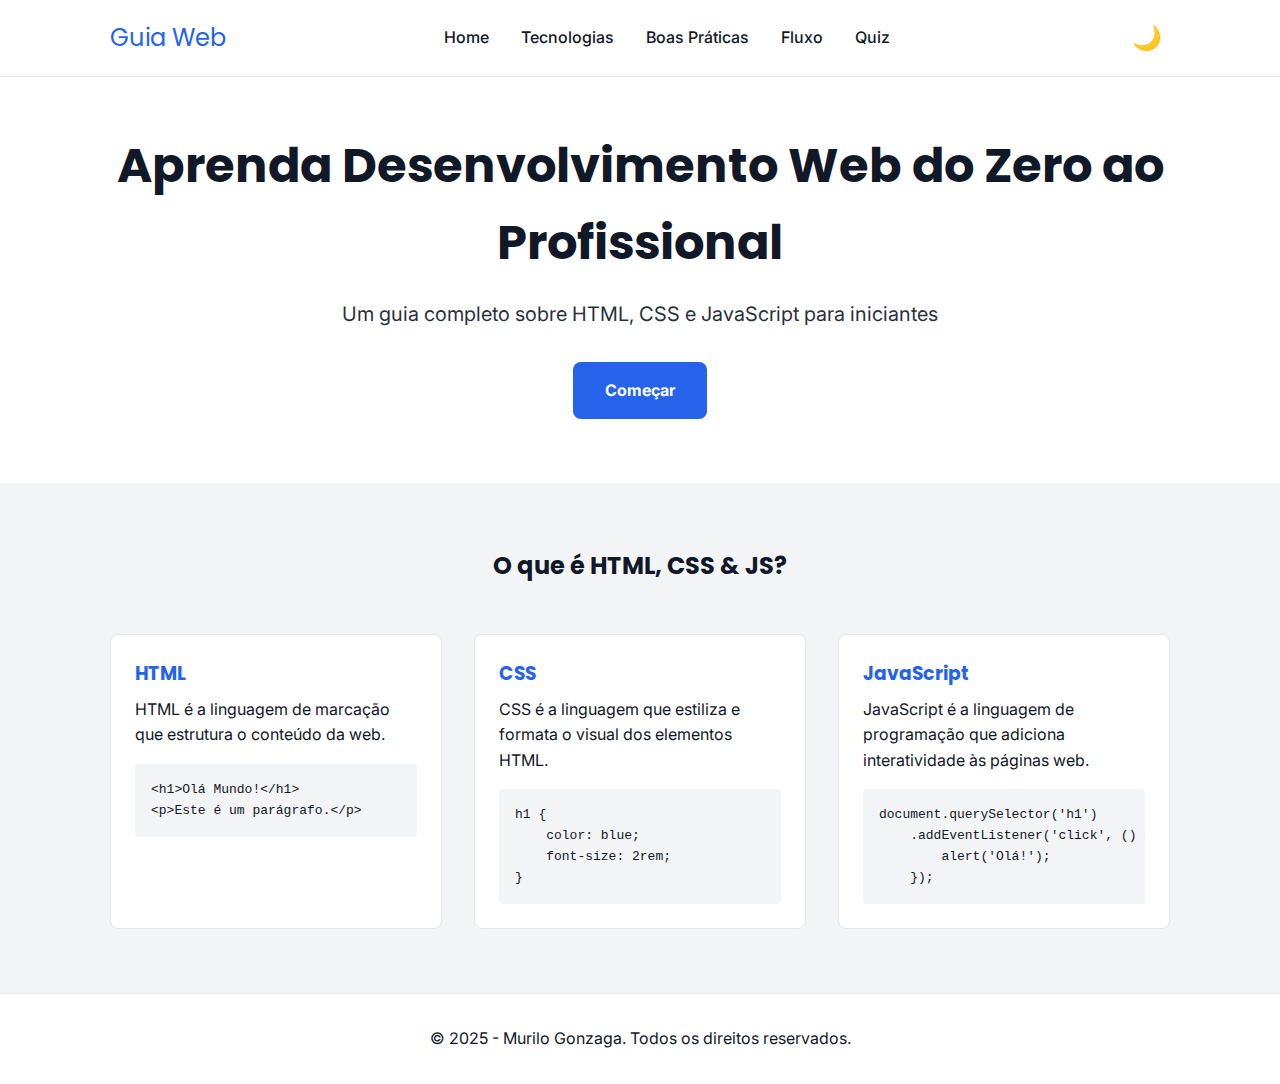
<file: index.html>
<!DOCTYPE html>
<html lang="pt-BR">
<head>
    <meta charset="UTF-8">
    <meta name="viewport" content="width=device-width, initial-scale=1.0">
    <title>Home | Guia Profissional Web</title>
    <link rel="stylesheet" href="css/styles.css">
</head>
<body>
    <header class="main-header">
        <div class="container">
            <a href="index.html" class="logo">Guia Web</a>
            <nav class="main-nav">
                <button class="hamburger-menu">Menu</button>
                <ul class="nav-links">
                    <li><a href="index.html">Home</a></li>
                    <li><a href="tecnologias.html">Tecnologias</a></li>
                    <li><a href="boas-praticas.html">Boas Práticas</a></li>
                    <li><a href="fluxo.html">Fluxo</a></li>
                    <li><a href="quiz.html">Quiz</a></li>
                </ul>
            </nav>
        </div>
    </header>

    <main>
        <section class="hero">
            <div class="container">
                <h2>Aprenda Desenvolvimento Web do Zero ao Profissional</h2>
                <p>Um guia completo sobre HTML, CSS e JavaScript para iniciantes</p>
                <a href="#tecnologias" class="btn btn-primary">Começar</a>
            </div>
        </section>

        <section id="tecnologias" class="tech-intro">
            <div class="container">
                <h2>O que é HTML, CSS & JS?</h2>
                <div class="tech-grid">
                    <article class="tech-card">
                        <h3>HTML</h3>
                        <p>HTML é a linguagem de marcação que estrutura o conteúdo da web.</p>
                        <pre><code>&lt;h1&gt;Olá Mundo!&lt;/h1&gt;
&lt;p&gt;Este é um parágrafo.&lt;/p&gt;</code></pre>
                    </article>

                    <article class="tech-card">
                        <h3>CSS</h3>
                        <p>CSS é a linguagem que estiliza e formata o visual dos elementos HTML.</p>
                        <pre><code>h1 {
    color: blue;
    font-size: 2rem;
}</code></pre>
                    </article>

                    <article class="tech-card">
                        <h3>JavaScript</h3>
                        <p>JavaScript é a linguagem de programação que adiciona interatividade às páginas web.</p>
                        <pre><code>document.querySelector('h1')
    .addEventListener('click', () => {
        alert('Olá!');
    });</code></pre>
                    </article>
                </div>
            </div>
        </section>
    </main>

    <footer class="main-footer">
        <div class="container">
            <p>© 2025 - Murilo Gonzaga. Todos os direitos reservados.</p>
        </div>
    </footer>

    <script src="js/app.js"></script>
</body>
</html>
</file>
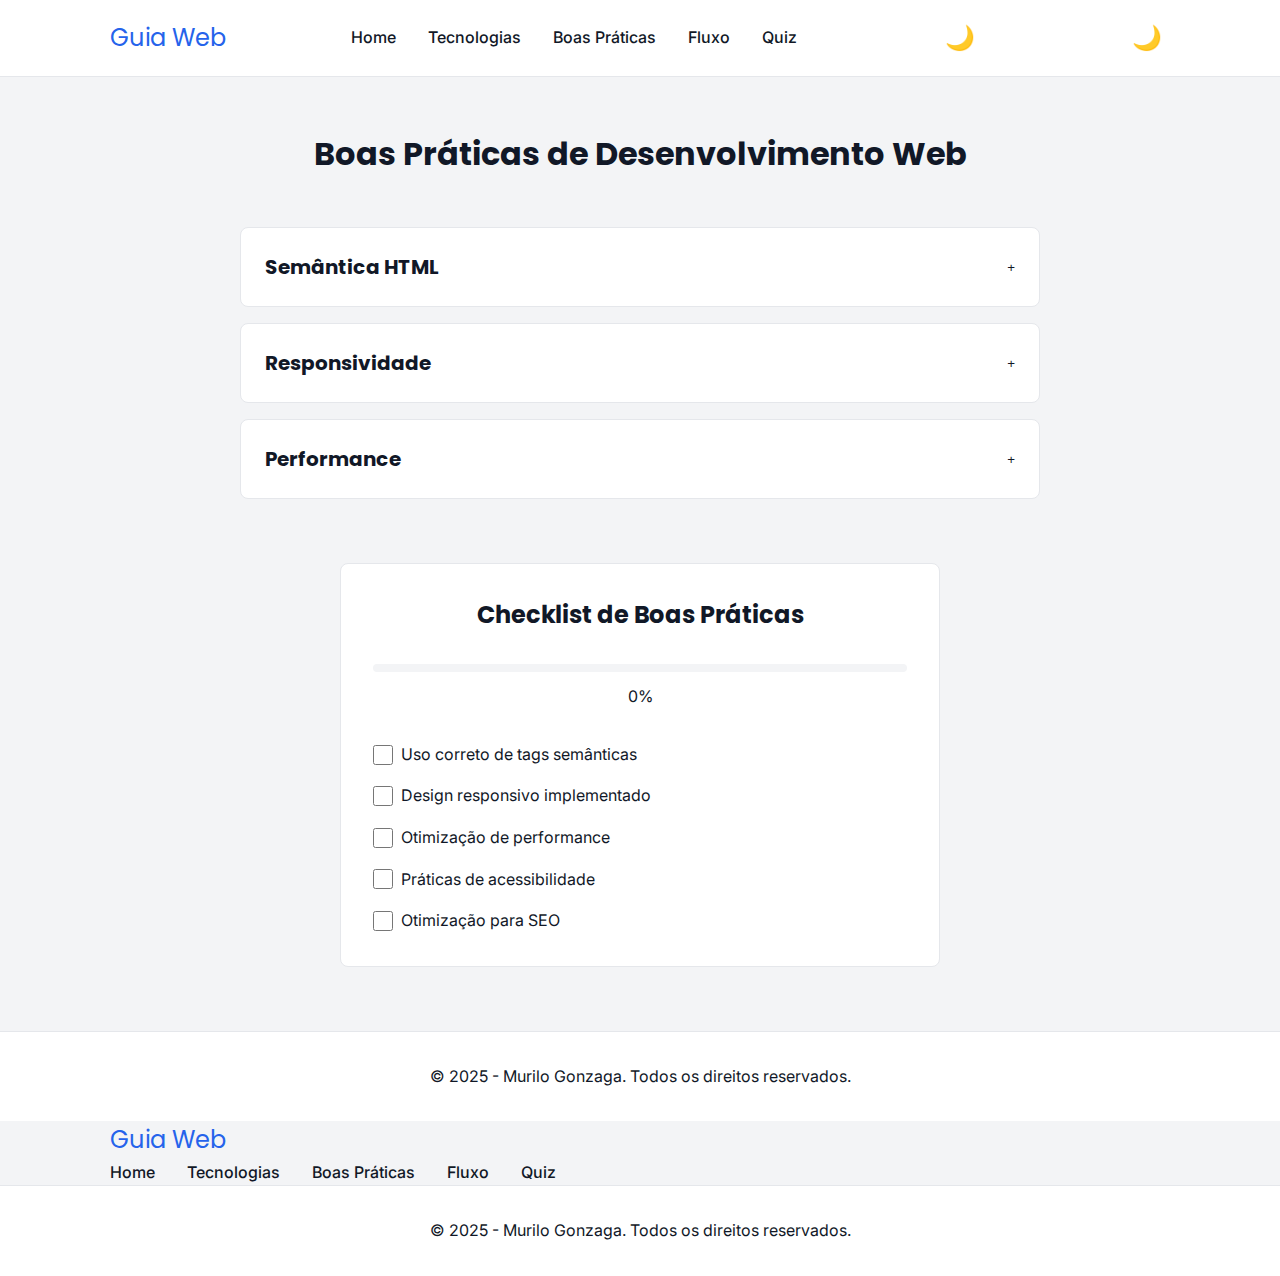
<file: boas-praticas.html>
<!DOCTYPE html>
<html lang="pt-BR">
<head>
    <meta charset="UTF-8">
    <meta name="viewport" content="width=device-width, initial-scale=1.0">
    <title>Boas Práticas | Guia Profissional Web</title>
    <link rel="stylesheet" href="css/styles.css">
</head>
<body>
    <header class="main-header">
        <div class="container">
            <a href="index.html" class="logo">Guia Web</a>
            <nav class="main-nav">
                <button class="hamburger-menu">Menu</button>
                <ul class="nav-links">
                    <li><a href="index.html">Home</a></li>
                    <li><a href="tecnologias.html">Tecnologias</a></li>
                    <li><a href="boas-praticas.html">Boas Práticas</a></li>
                    <li><a href="fluxo.html">Fluxo</a></li>
                    <li><a href="quiz.html">Quiz</a></li>
                </ul>
            </nav>
        </div>
    </header>

    <main>
        <section class="practices-section">
            <div class="container">
                <h1>Boas Práticas de Desenvolvimento Web</h1>
                
                <div class="accordion">
                    <div class="accordion-item">
                        <button class="accordion-header">
                            <h2>Semântica HTML</h2>
                            <span class="icon">+</span>
                        </button>
                        <div class="accordion-content">
                            <ul>
                                <li>Use tags semânticas como <code>&lt;header&gt;</code>, <code>&lt;nav&gt;</code>, <code>&lt;main&gt;</code>, <code>&lt;article&gt;</code></li>
                                <li>Utilize cabeçalhos (h1-h6) de forma hierárquica</li>
                                <li>Forneça textos alternativos para imagens</li>
                            </ul>
                            <pre><code>&lt;article&gt;
    &lt;h2&gt;Título do Artigo&lt;/h2&gt;
    &lt;img src="imagem.jpg" alt="Descrição da imagem"&gt;
    &lt;p&gt;Conteúdo do artigo...&lt;/p&gt;
&lt;/article&gt;</code></pre>
                        </div>
                    </div>

                    <div class="accordion-item">
                        <button class="accordion-header">
                            <h2>Responsividade</h2>
                            <span class="icon">+</span>
                        </button>
                        <div class="accordion-content">
                            <ul>
                                <li>Use unidades flexíveis (rem, em, %)</li>
                                <li>Implemente Media Queries</li>
                                <li>Teste em diferentes dispositivos</li>
                            </ul>
                            <pre><code>@media (max-width: 768px) {
    .container {
        padding: 1rem;
    }
    .grid {
        grid-template-columns: 1fr;
    }
}</code></pre>
                        </div>
                    </div>

                    <div class="accordion-item">
                        <button class="accordion-header">
                            <h2>Performance</h2>
                            <span class="icon">+</span>
                        </button>
                        <div class="accordion-content">
                            <ul>
                                <li>Otimize imagens</li>
                                <li>Minifique CSS e JavaScript</li>
                                <li>Use lazy loading para imagens</li>
                            </ul>
                            <pre><code>&lt;img 
    src="imagem.jpg" 
    loading="lazy" 
    alt="Descrição"
&gt;</code></pre>
                        </div>
                    </div>
                </div>

                <div class="checklist-section">
                    <h2>Checklist de Boas Práticas</h2>
                    <div class="progress-container">
                        <progress id="checklistProgress" value="0" max="100"></progress>
                        <span id="progressText">0%</span>
                    </div>
                    <div class="checklist">
                        <label>
                            <input type="checkbox" data-item="semantica">
                            Uso correto de tags semânticas
                        </label>
                        <label>
                            <input type="checkbox" data-item="responsive">
                            Design responsivo implementado
                        </label>
                        <label>
                            <input type="checkbox" data-item="performance">
                            Otimização de performance
                        </label>
                        <label>
                            <input type="checkbox" data-item="acessibilidade">
                            Práticas de acessibilidade
                        </label>
                        <label>
                            <input type="checkbox" data-item="seo">
                            Otimização para SEO
                        </label>
                    </div>
                </div>
            </div>
        </section>
    </main>

    <footer class="main-footer">
        <div class="container">
            <p>© 2025 - Murilo Gonzaga. Todos os direitos reservados.</p>
        </div>
    </footer>

    <script src="js/app.js"></script>
        <div class="container">
            <a href="index.html" class="logo">Guia Web</a>
            <nav class="main-nav">
                <button class="hamburger-menu">Menu</button>
                <ul class="nav-links">
                    <li><a href="index.html">Home</a></li>
                    <li><a href="tecnologias.html">Tecnologias</a></li>
                    <li><a href="boas-praticas.html">Boas Práticas</a></li>
                    <li><a href="fluxo.html">Fluxo</a></li>
                    <li><a href="quiz.html">Quiz</a></li>
                </ul>
            </nav>
        </div>
    </header>

    <main>
        <!-- Conteúdo principal será adicionado aqui -->
    </main>

    <footer class="main-footer">
        <div class="container">
            <p>© 2025 - Murilo Gonzaga. Todos os direitos reservados.</p>
        </div>
    </footer>

    <script src="js/app.js"></script>
</body>
</html>
</file>
<file: css/styles.css>
/* Importação das fontes */
@import url('https://fonts.googleapis.com/css2?family=Poppins:wght@700&family=Inter:wght@400&display=swap');

/* Variáveis */
:root {
    /* Cores */
    --color-primary: #2563EB;
    --color-secondary: #10B981;
    --color-text: #111827;
    --color-background: #F3F4F6;
    --color-borders: #E5E7EB;
    --color-white: #FFFFFF;

    /* Tipografia */
    --font-titles: 'Poppins', sans-serif;
    --font-text: 'Inter', sans-serif;
}

/* Tema Escuro */
body.dark-theme {
    --color-text: #F3F4F6;
    --color-background: #111827;
    --color-borders: #374151;
    --color-white: #1F2937;
}

/* Reset CSS */
* {
    margin: 0;
    padding: 0;
    box-sizing: border-box;
}

body {
    font-family: var(--font-text);
    color: var(--color-text);
    background-color: var(--color-background);
    line-height: 1.6;
}

/* Foco visível */
:focus-visible {
    outline: 3px solid var(--color-primary);
    outline-offset: 2px;
}

/* Container */
.container {
    max-width: 1100px;
    margin: 0 auto;
    padding: 0 20px;
}

/* Header */
.main-header {
    background-color: var(--color-white);
    border-bottom: 1px solid var(--color-borders);
    padding: 1rem 0;
    position: fixed;
    width: 100%;
    top: 0;
    z-index: 100;
    transition: background-color 0.3s ease;
}

.main-header .container {
    display: flex;
    justify-content: space-between;
    align-items: center;
}

.logo {
    font-family: var(--font-titles);
    font-size: 1.5rem;
    color: var(--color-primary);
    text-decoration: none;
    transition: color 0.3s ease;
}

.logo:hover {
    color: var(--color-secondary);
}

/* Navegação */
.nav-links {
    display: flex;
    gap: 2rem;
    list-style: none;
}

.nav-links a {
    color: var(--color-text);
    text-decoration: none;
    transition: color 0.3s ease;
}

.nav-links a:hover {
    color: var(--color-primary);
}

.hamburger-menu {
    display: none;
    background: none;
    border: none;
    cursor: pointer;
    padding: 0.5rem;
}

/* Hero Section */
.hero {
    padding: 8rem 0 4rem;
    text-align: center;
    background-color: var(--color-white);
}

.hero h2 {
    font-family: var(--font-titles);
    font-size: 3rem;
    margin-bottom: 1rem;
    color: var(--color-text);
}

.hero p {
    font-size: 1.25rem;
    margin-bottom: 2rem;
    color: var(--color-text);
    opacity: 0.9;
}

/* Botões */
.btn {
    display: inline-block;
    padding: 1rem 2rem;
    border-radius: 0.5rem;
    text-decoration: none;
    font-weight: bold;
    transition: transform 0.3s ease, background-color 0.3s ease;
}

.btn:hover {
    transform: translateY(-2px);
}

.btn-primary {
    background-color: var(--color-primary);
    color: white;
}

.btn-primary:hover {
    background-color: var(--color-secondary);
}

/* Seção de Tecnologias */
.tech-intro {
    padding: 4rem 0;
}

.tech-intro h2 {
    text-align: center;
    font-family: var(--font-titles);
    margin-bottom: 3rem;
}

.tech-grid {
    display: grid;
    grid-template-columns: repeat(auto-fit, minmax(300px, 1fr));
    gap: 2rem;
}

.tech-card {
    background-color: var(--color-white);
    padding: 2rem;
    border-radius: 0.5rem;
    border: 1px solid var(--color-borders);
    transition: transform 0.3s ease, box-shadow 0.3s ease;
}

.tech-card:hover {
    transform: translateY(-5px);
    box-shadow: 0 10px 20px rgba(0, 0, 0, 0.1);
}

.tech-card h3 {
    font-family: var(--font-titles);
    margin-bottom: 1rem;
    color: var(--color-primary);
}

.tech-card pre {
    margin-top: 1rem;
    background-color: var(--color-background);
    padding: 1rem;
    border-radius: 0.25rem;
    overflow-x: auto;
}

/* Footer */
.main-footer {
    background-color: var(--color-white);
    border-top: 1px solid var(--color-borders);
    padding: 2rem 0;
    text-align: center;
}

/* Media Queries */
@media (max-width: 768px) {
    .hamburger-menu {
        display: block;
    }

    .nav-links {
        display: none;
        position: absolute;
        top: 100%;
        left: 0;
        right: 0;
        background-color: var(--color-white);
        padding: 1rem;
        flex-direction: column;
        gap: 1rem;
        border-top: 1px solid var(--color-borders);
    }

    .nav-links.active {
        display: flex;
    }

    .hero h2 {
        font-size: 2rem;
    }
}

/* Animações */
@keyframes fadeIn {
    from { opacity: 0; transform: translateY(20px); }
    to { opacity: 1; transform: translateY(0); }
}

.hero, .tech-card {
    animation: fadeIn 0.5s ease-out;
}

/* Redução de movimento */
@media (prefers-reduced-motion: reduce) {
    * {
        animation: none !important;
        transition: none !important;
    }
}

/* Estilos para a página de Boas Práticas */
.practices-section {
    padding: 8rem 0 4rem;
}

.practices-section h1 {
    font-family: var(--font-titles);
    text-align: center;
    margin-bottom: 3rem;
}

/* Accordion */
.accordion {
    max-width: 800px;
    margin: 0 auto 4rem;
}

.accordion-item {
    border: 1px solid var(--color-borders);
    border-radius: 0.5rem;
    margin-bottom: 1rem;
    background-color: var(--color-white);
}

.accordion-header {
    width: 100%;
    border: none;
    background: none;
    padding: 1.5rem;
    display: flex;
    justify-content: space-between;
    align-items: center;
    cursor: pointer;
    color: var(--color-text);
}

.accordion-header h2 {
    font-family: var(--font-titles);
    font-size: 1.25rem;
    margin: 0;
}

.accordion-content {
    display: none;
    padding: 0 1.5rem 1.5rem;
}

.accordion-content.active {
    display: block;
    animation: fadeIn 0.3s ease-out;
}

.accordion-content ul {
    margin-bottom: 1rem;
    padding-left: 1.5rem;
}

.accordion-content pre {
    background-color: var(--color-background);
    padding: 1rem;
    border-radius: 0.25rem;
    overflow-x: auto;
}

/* Checklist */
.checklist-section {
    max-width: 600px;
    margin: 0 auto;
    padding: 2rem;
    background-color: var(--color-white);
    border-radius: 0.5rem;
    border: 1px solid var(--color-borders);
}

.checklist-section h2 {
    font-family: var(--font-titles);
    margin-bottom: 1.5rem;
    text-align: center;
}

.progress-container {
    margin-bottom: 2rem;
    text-align: center;
}

progress {
    width: 100%;
    height: 0.5rem;
    border-radius: 0.25rem;
    margin-bottom: 0.5rem;
}

progress::-webkit-progress-bar {
    background-color: var(--color-background);
    border-radius: 0.25rem;
}

progress::-webkit-progress-value {
    background-color: var(--color-primary);
    border-radius: 0.25rem;
    transition: width 0.3s ease;
}

.checklist {
    display: flex;
    flex-direction: column;
    gap: 1rem;
}

.checklist label {
    display: flex;
    align-items: center;
    gap: 0.5rem;
    cursor: pointer;
}

.checklist input[type="checkbox"] {
    width: 1.25rem;
    height: 1.25rem;
    border: 2px solid var(--color-borders);
    border-radius: 0.25rem;
    cursor: pointer;
}

/* Página de Tecnologias */
.tech-explorer {
    padding: 8rem 0 4rem;
}

.tech-explorer h1 {
    font-family: var(--font-titles);
    text-align: center;
    margin-bottom: 3rem;
}

.controls {
    display: flex;
    flex-wrap: wrap;
    gap: 2rem;
    justify-content: center;
    margin-bottom: 3rem;
}

.filter-buttons {
    display: flex;
    gap: 1rem;
    flex-wrap: wrap;
    justify-content: center;
}

.filter-btn {
    padding: 0.5rem 1.5rem;
    border: 1px solid var(--color-borders);
    border-radius: 2rem;
    background: var(--color-white);
    color: var(--color-text);
    cursor: pointer;
    transition: all 0.3s ease;
}

.filter-btn.active {
    background: var(--color-primary);
    color: white;
    border-color: var(--color-primary);
}

.search-container {
    width: 100%;
    max-width: 400px;
}

#tech-search {
    width: 100%;
    padding: 0.75rem 1rem;
    border: 1px solid var(--color-borders);
    border-radius: 0.5rem;
    background: var(--color-white);
    color: var(--color-text);
}

.tech-cards-grid {
    display: grid;
    grid-template-columns: repeat(auto-fit, minmax(280px, 1fr));
    gap: 2rem;
    margin-bottom: 4rem;
}

.tech-card {
    background: var(--color-white);
    border: 1px solid var(--color-borders);
    border-radius: 0.5rem;
    padding: 1.5rem;
    cursor: pointer;
    transition: transform 0.3s ease, box-shadow 0.3s ease;
}

.tech-card:hover {
    transform: translateY(-5px);
    box-shadow: 0 10px 20px rgba(0, 0, 0, 0.1);
}

.tech-card img {
    width: 60px;
    height: 60px;
    margin-bottom: 1rem;
}

.tech-card h3 {
    font-family: var(--font-titles);
    margin-bottom: 0.5rem;
    color: var(--color-primary);
}

.tech-card .category {
    display: inline-block;
    padding: 0.25rem 0.75rem;
    background: var(--color-background);
    border-radius: 1rem;
    font-size: 0.875rem;
    margin-bottom: 1rem;
}

/* Modal */
.modal {
    display: none;
    position: fixed;
    top: 0;
    left: 0;
    right: 0;
    bottom: 0;
    background: rgba(0, 0, 0, 0.5);
    z-index: 1000;
    padding: 2rem;
    overflow-y: auto;
}

.modal.active {
    display: flex;
    animation: fadeIn 0.3s ease-out;
}

.modal-content {
    background: var(--color-white);
    border-radius: 1rem;
    padding: 2rem;
    margin: auto;
    width: 100%;
    max-width: 800px;
    position: relative;
}

.modal-close {
    position: absolute;
    top: 1rem;
    right: 1rem;
    background: none;
    border: none;
    font-size: 2rem;
    cursor: pointer;
    color: var(--color-text);
    opacity: 0.5;
    transition: opacity 0.3s ease;
}

.modal-close:hover {
    opacity: 1;
}

/* Página do Quiz */
.quiz-section {
    padding: 8rem 0 4rem;
}

.quiz-section h1 {
    font-family: var(--font-titles);
    text-align: center;
    margin-bottom: 3rem;
}

.quiz-container {
    max-width: 800px;
    margin: 0 auto;
    background: var(--color-white);
    border-radius: 1rem;
    padding: 2rem;
    box-shadow: 0 4px 6px rgba(0, 0, 0, 0.1);
}

.question {
    margin-bottom: 2rem;
}

.question h2 {
    font-family: var(--font-titles);
    margin-bottom: 1rem;
}

.options {
    display: flex;
    flex-direction: column;
    gap: 1rem;
}

.option {
    padding: 1rem;
    border: 2px solid var(--color-borders);
    border-radius: 0.5rem;
    cursor: pointer;
    transition: all 0.3s ease;
}

.option:hover {
    border-color: var(--color-primary);
    background: var(--color-background);
}

.option.selected {
    border-color: var(--color-primary);
    background: var(--color-primary);
    color: white;
}

.option.correct {
    border-color: var(--color-secondary);
    background: var(--color-secondary);
    color: white;
}

.option.wrong {
    border-color: #EF4444;
    background: #EF4444;
    color: white;
}

.quiz-controls {
    display: flex;
    justify-content: space-between;
    align-items: center;
    margin-top: 2rem;
    padding-top: 1rem;
    border-top: 1px solid var(--color-borders);
}

.score-display {
    text-align: center;
    margin: 2rem 0;
    padding: 2rem;
    background: var(--color-background);
    border-radius: 0.5rem;
}

.score {
    font-size: 3rem;
    font-weight: bold;
    color: var(--color-primary);
    font-family: var(--font-titles);
}

.high-score {
    text-align: center;
    margin-bottom: 2rem;
}

.best-score {
    color: var(--color-secondary);
    font-weight: bold;
}

/* Estilos do Quiz */
.quiz-section {
    padding: 8rem 0 4rem;
}

#quiz-container {
    max-width: 800px;
    margin: 0 auto;
    padding: 2rem;
    background-color: var(--color-white);
    border-radius: 1rem;
    box-shadow: 0 4px 6px rgba(0, 0, 0, 0.1);
}

#question {
    font-family: var(--font-titles);
    font-size: 1.5rem;
    margin-bottom: 2rem;
    color: var(--color-text);
}

.options-grid {
    display: grid;
    gap: 1rem;
    margin-bottom: 2rem;
}

.quiz-option {
    padding: 1rem;
    border: 2px solid var(--color-borders);
    border-radius: 0.5rem;
    background: var(--color-white);
    color: var(--color-text);
    cursor: pointer;
    transition: all 0.3s ease;
    text-align: left;
    font-size: 1rem;
}

.quiz-option:hover:not(:disabled) {
    border-color: var(--color-primary);
    background: var(--color-background);
}

.quiz-option.correct {
    border-color: var(--color-secondary);
    background: var(--color-secondary);
    color: white;
}

.quiz-option.incorrect {
    border-color: #EF4444;
    background: #EF4444;
    color: white;
}

.quiz-option:disabled {
    cursor: not-allowed;
    opacity: 0.7;
}

#quiz-controls {
    display: flex;
    justify-content: space-between;
    align-items: center;
    margin-top: 2rem;
    padding-top: 1rem;
    border-top: 1px solid var(--color-borders);
}

#next-button,
#restart-button {
    background-color: var(--color-primary);
    color: white;
    padding: 0.75rem 2rem;
    border: none;
    border-radius: 0.5rem;
    cursor: pointer;
    font-size: 1rem;
    transition: background-color 0.3s ease;
}

#next-button:hover,
#restart-button:hover {
    background-color: var(--color-secondary);
}

#next-button.hidden {
    display: none;
}

.explanation {
    margin-top: 1rem;
    padding: 1rem;
    background: var(--color-background);
    border-radius: 0.5rem;
    color: var(--color-text);
    font-style: italic;
}

#result-container {
    text-align: center;
    padding: 2rem;
}

#result-container.hidden {
    display: none;
}

#final-score {
    font-size: 2rem;
    margin-bottom: 2rem;
    color: var(--color-primary);
}

/* Estilos do Quiz */
.quiz-section {
    padding: 4rem 2rem;
    max-width: 800px;
    margin: 0 auto;
}

#quiz-container {
    background: var(--color-white);
    border-radius: 1rem;
    padding: 2rem;
    box-shadow: 0 4px 6px rgba(0, 0, 0, 0.1);
    margin-bottom: 2rem;
}

#question {
    font-family: var(--font-titles);
    font-size: 1.5rem;
    margin-bottom: 2rem;
    color: var(--color-text);
}

.options-grid {
    display: grid;
    gap: 1rem;
}

.quiz-option {
    width: 100%;
    padding: 1rem;
    border: 2px solid var(--color-borders);
    border-radius: 0.5rem;
    background: var(--color-white);
    color: var(--color-text);
    font-size: 1rem;
    cursor: pointer;
    transition: all 0.3s ease;
    text-align: left;
}

.quiz-option:hover:not(:disabled) {
    border-color: var(--color-primary);
    background: var(--color-background);
}

.quiz-option.correct {
    background: var(--color-secondary);
    border-color: var(--color-secondary);
    color: white;
}

.quiz-option.incorrect {
    background: #EF4444;
    border-color: #EF4444;
    color: white;
}

.quiz-option:disabled {
    cursor: not-allowed;
    opacity: 0.7;
}

.explanation {
    margin-top: 1rem;
    padding: 1rem;
    background: var(--color-background);
    border-radius: 0.5rem;
    font-style: italic;
    color: var(--color-text);
}

#quiz-controls {
    display: flex;
    justify-content: space-between;
    align-items: center;
    margin-top: 2rem;
    padding-top: 1rem;
    border-top: 1px solid var(--color-borders);
}

#next-button,
#restart-button {
    padding: 0.75rem 2rem;
    border: none;
    border-radius: 0.5rem;
    background: var(--color-primary);
    color: white;
    font-size: 1rem;
    cursor: pointer;
    transition: background-color 0.3s ease;
}

#next-button:hover,
#restart-button:hover {
    background: var(--color-secondary);
}

#result-container {
    text-align: center;
    padding: 2rem;
    background: var(--color-white);
    border-radius: 1rem;
    box-shadow: 0 4px 6px rgba(0, 0, 0, 0.1);
}

.hidden {
    display: none;
}

#final-score {
    font-size: 2rem;
    color: var(--color-primary);
    margin-bottom: 2rem;
}

/* Header para o Quiz */
.header {
    background: var(--color-white);
    padding: 1rem 2rem;
    border-bottom: 1px solid var(--color-borders);
    position: fixed;
    width: 100%;
    top: 0;
    z-index: 1000;
}

.header h1 {
    font-family: var(--font-titles);
    font-size: 1.5rem;
    color: var(--color-primary);
}

.nav {
    margin-top: 1rem;
}

.nav-list {
    display: flex;
    gap: 2rem;
    list-style: none;
}

.nav-list a {
    color: var(--color-text);
    text-decoration: none;
    transition: color 0.3s ease;
}

.nav-list a:hover {
    color: var(--color-primary);
}

.nav-toggle-btn {
    display: none;
    background: none;
    border: none;
    cursor: pointer;
    padding: 0.5rem;
}

.nav-toggle-btn span {
    display: block;
    width: 25px;
    height: 2px;
    background: var(--color-text);
    margin: 5px 0;
    transition: all 0.3s ease;
}

@media (max-width: 768px) {
    .nav-toggle-btn {
        display: block;
    }

    .nav-list {
        display: none;
        position: absolute;
        top: 100%;
        left: 0;
        right: 0;
        background: var(--color-white);
        padding: 1rem;
        flex-direction: column;
        gap: 1rem;
        border-top: 1px solid var(--color-borders);
    }

    .nav-list.active {
        display: flex;
    }
}

/* Botão de tema */
.theme-toggle {
    background: none;
    border: none;
    font-size: 1.5rem;
    cursor: pointer;
    padding: 0.5rem;
    margin-left: 1rem;
    transition: transform 0.3s ease;
}

.theme-toggle:hover {
    transform: scale(1.1);
}

.logo {
    font-family: var(--font-titles);
    color: var(--color-primary);
    text-decoration: none;
    font-size: 1.5rem;
}

.main-nav {
    display: flex;
    align-items: center;
}

.hamburger-menu {
    display: none;
    background: none;
    border: none;
    font-size: 1.25rem;
    cursor: pointer;
    padding: 0.5rem;
}

.nav-links {
    display: flex;
    list-style: none;
    gap: 2rem;
}

.nav-links a {
    color: var(--color-text);
    text-decoration: none;
    font-weight: 500;
    transition: color 0.3s ease;
}

.nav-links a:hover {
    color: var(--color-primary);
}

/* Footer */
.main-footer {
    background-color: white;
    border-top: 1px solid var(--color-borders);
    padding: 2rem 0;
    margin-top: auto;
    text-align: center;
}

/* Mobile Styles */
@media (max-width: 768px) {
    .hamburger-menu {
        display: block;
    }

    .nav-links {
        display: none;
        position: absolute;
        top: 100%;
        left: 0;
        right: 0;
        background: white;
        flex-direction: column;
        padding: 1rem;
        text-align: center;
        border-top: 1px solid var(--color-borders);
    }

    .nav-links.active {
        display: flex;
    }
}
</file>
